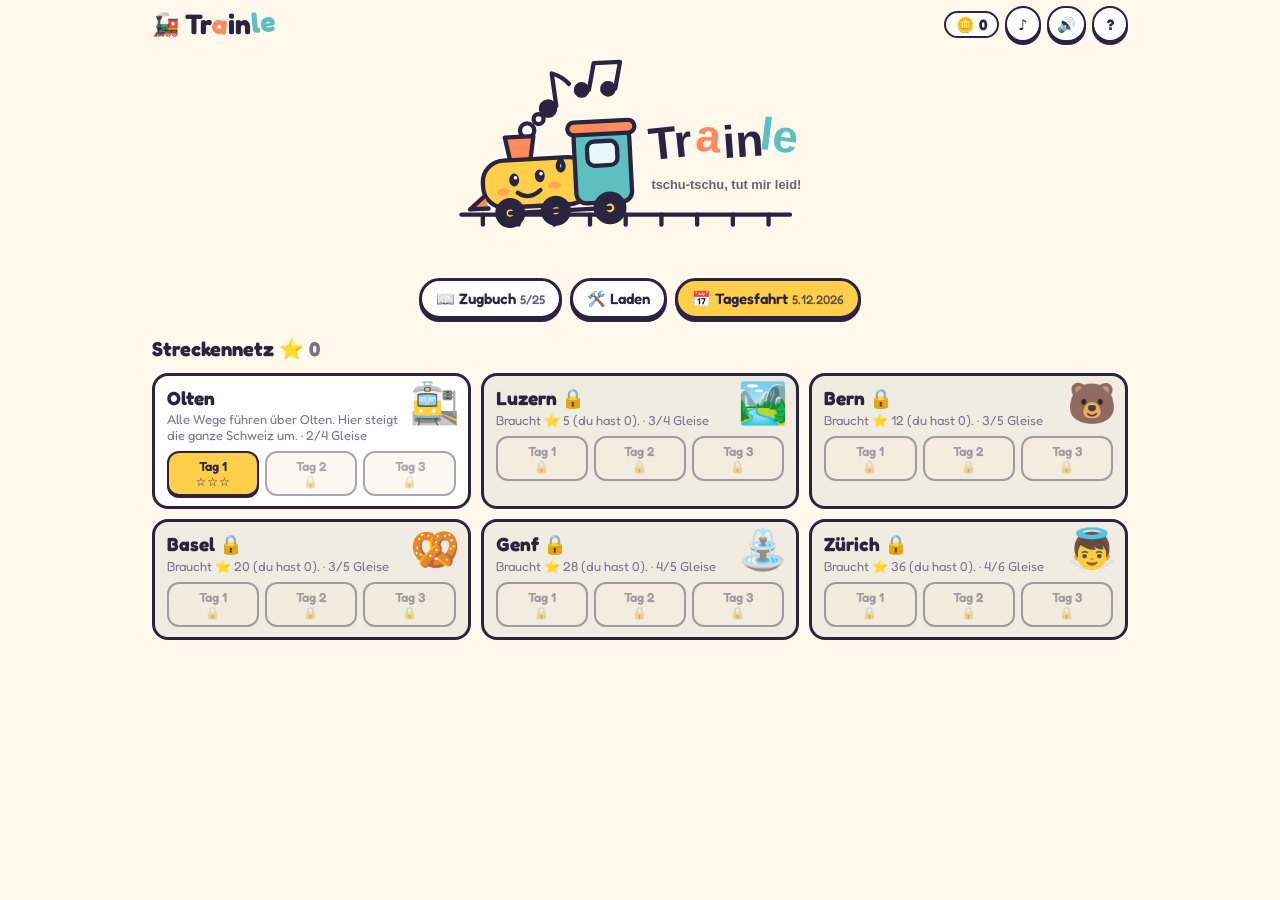
<file: index.html>
<!doctype html>
<html lang="de">
<head>
  <meta charset="utf-8">
  <meta name="viewport" content="width=device-width, initial-scale=1, viewport-fit=cover, interactive-widget=resizes-content">
  <meta name="theme-color" content="#fff8ec">
  <title>Trainle</title>
  <meta name="description" content="Trainle: ein cozy Bahnhofsspiel. 25 Züge mit Gefühlen und Bedürfnissen, sechs Schweizer Bahnhöfe und du in der Leitstelle.">
  <link rel="icon" href="data:image/svg+xml,%3Csvg xmlns='http://www.w3.org/2000/svg' viewBox='0 0 32 32'%3E%3Crect x='3' y='9' width='26' height='17' rx='7' fill='%23ffcf4a' stroke='%232b2440' stroke-width='2.5'/%3E%3Ccircle cx='12' cy='16' r='2' fill='%232b2440'/%3E%3Ccircle cx='20' cy='16' r='2' fill='%232b2440'/%3E%3Cpath d='M12 21q4 3 8 0' stroke='%232b2440' stroke-width='2' fill='none' stroke-linecap='round'/%3E%3C/svg%3E">
  <link rel="preconnect" href="https://fonts.googleapis.com">
  <link rel="preconnect" href="https://fonts.gstatic.com" crossorigin>
  <link href="https://fonts.googleapis.com/css2?family=Fredoka:wght@400;500;600;700&display=swap" rel="stylesheet">
  <link rel="stylesheet" href="style.css?v=2.0.2">
</head>
<body>
  <div id="app">
    <header class="top">
      <button id="home-btn" class="brand" type="button" title="Zum Start">
        <span class="brand-loco" aria-hidden="true">🚂</span>
        <span class="brand-word">Tr<span class="a">a</span>in<span class="le">le</span></span>
      </button>
      <div class="top-buttons">
        <span id="taler" class="taler" title="Taler: im Laden ausgeben">🪙 <b>0</b></span>
        <button id="music-btn" class="icon-btn" type="button" title="Musik" aria-label="Musik an oder aus">♪</button>
        <button id="sound-btn" class="icon-btn" type="button" title="Ton" aria-label="Ton an oder aus">🔊</button>
        <button id="help-btn" class="icon-btn" type="button" title="So geht's" aria-label="Spielanleitung">?</button>
      </div>
    </header>

    <!-- Start: Streckennetz -->
    <section id="screen-start" class="screen scroll">
      <img src="assets/logo.svg" class="hero-logo" alt="Trainle: eine Lok mit Gesicht, aus dem Kamin steigen Musiknoten">
      <div class="start-buttons">
        <button id="album-btn" class="pill-btn" type="button">📖 Zugbuch <small id="album-count"></small></button>
        <button id="shop-btn" class="pill-btn" type="button">🛠️ Laden</button>
        <button id="daily-btn" class="pill-btn alt" type="button">📅 Tagesfahrt <small id="daily-date"></small></button>
      </div>
      <h2 class="net-title">Streckennetz <span id="star-total" class="dim"></span></h2>
      <div id="stations" class="stations"></div>
    </section>

    <!-- Fahrplan -->
    <section id="screen-plan" class="screen" hidden>
      <div class="plan-head">
        <h2 id="plan-title"></h2>
        <p id="plan-sub" class="dim small"></p>
      </div>
      <div id="plan-lines" class="plan-lines"></div>
      <div class="timeline-wrap"><svg id="timeline" viewBox="0 0 640 140" role="img" aria-label="Gleisbelegung im Tagesverlauf"></svg></div>
      <p id="plan-warn" class="plan-warn small"></p>
      <div class="plan-foot">
        <button id="auto-plan" class="pill-btn" type="button">🪄 Automatisch</button>
        <button id="start-day" class="big-btn" type="button">Tag starten 🚆</button>
      </div>
    </section>

    <!-- Spiel -->
    <section id="screen-game" class="screen game" hidden>
      <div class="hud">
        <div class="clock"><svg id="clock-face" viewBox="0 0 40 40" aria-hidden="true"></svg><b id="clock">06:00</b></div>
        <div class="mood" title="Stimmung im Bahnhof">
          <div class="bar"><i id="mood-bar"></i></div>
          <span id="mood-val">70%</span>
        </div>
        <div class="res">
          <span id="res-hearts" title="Herzen zum Trösten">💛3</span>
          <span id="res-snacks" title="Snacks im Kiosk">🥐3</span>
          <span id="res-tools" title="Mechanikerinnen frei">🔧1</span>
        </div>
        <button id="pause-btn" class="icon-btn sm" type="button" title="Pause (Leertaste)" aria-label="Pause">❚❚</button>
        <button id="speed-btn" class="icon-btn sm" type="button" title="Tempo" aria-label="Tempo">1×</button>
      </div>
      <div id="board" class="board" aria-label="Abfahrtstafel"></div>
      <div id="queue" class="queue"></div>
      <div id="station" class="station"></div>
      <div id="panel" class="panel"></div>
      <div id="ticker" class="ticker" aria-live="polite"></div>
      <div id="pause-overlay" class="pause-overlay" hidden><span>Pause ☕</span></div>
    </section>

    <!-- Tagesende -->
    <section id="screen-end" class="screen scroll" hidden></section>
  </div>

  <dialog id="help">
    <h2>So geht's</h2>
    <ol>
      <li><b>Fahrplan:</b> Jede Linie fährt im Takt. Die Leitstelle schlägt Gleise vor, du kannst sie ändern.</li>
      <li><b>Abfahrtstafel:</b> Oben siehst du immer, wer wann auf welches Gleis kommt, auch Verspätungen.</li>
      <li><b>Einfahrt:</b> Ist ein Gleis besetzt, warten Züge in der Einfahrt. Tippe den Zug an und dann ein freies Gleis.</li>
      <li><b>Bedürfnisse:</b> Die Symbole über einem Zug zeigen, was er braucht. Tippe ihn an und drücke den leuchtenden Knopf:
        💛 Trösten, 🥐 Snack, 🔧 Wartung, 🫧 Waschen, 💬 Plaudern, 🎵 Ständchen, 😴 Mehr Zeit.</li>
      <li><b>Früher los</b> macht ein Gleis frei, aber wer noch nicht eingestiegen ist, verpasst den Zug.</li>
      <li><b>Gleise haben Gefühle:</b> Ein Gleis, das lange niemand besucht, wird einsam. Ein Gleis, das nie Pause hat, wird müde.</li>
      <li><b>Freunde:</b> Züge nebeneinander plaudern. Manche werden Freunde, manche zanken.</li>
      <li><b>Fortschritt:</b> Sterne schalten neue Bahnhöfe frei, jeder neue Tag einen neuen Zug. Taler gibst du im Laden aus.</li>
    </ol>
    <p class="dim small">Es gibt kein Game Over. Leertaste pausiert.</p>
    <form method="dialog"><button class="big-btn" type="submit">Los geht's</button></form>
  </dialog>

  <dialog id="album">
    <div class="dlg-head"><h2>📖 Zugbuch</h2><form method="dialog"><button class="icon-btn sm" type="submit" aria-label="Schliessen">✕</button></form></div>
    <div id="album-grid" class="album-grid"></div>
  </dialog>

  <dialog id="shop">
    <div class="dlg-head"><h2>🛠️ Laden</h2><form method="dialog"><button class="icon-btn sm" type="submit" aria-label="Schliessen">✕</button></form></div>
    <p class="dim small">Taler verdienst du mit zufriedenen Zügen und erfüllten Wünschen.</p>
    <div id="shop-list" class="shop-list"></div>
  </dialog>

  <script src="data.js?v=2.0.2"></script>
  <script src="audio.js?v=2.0.2"></script>
  <script src="game.js?v=2.0.2"></script>
</body>
</html>
</file>
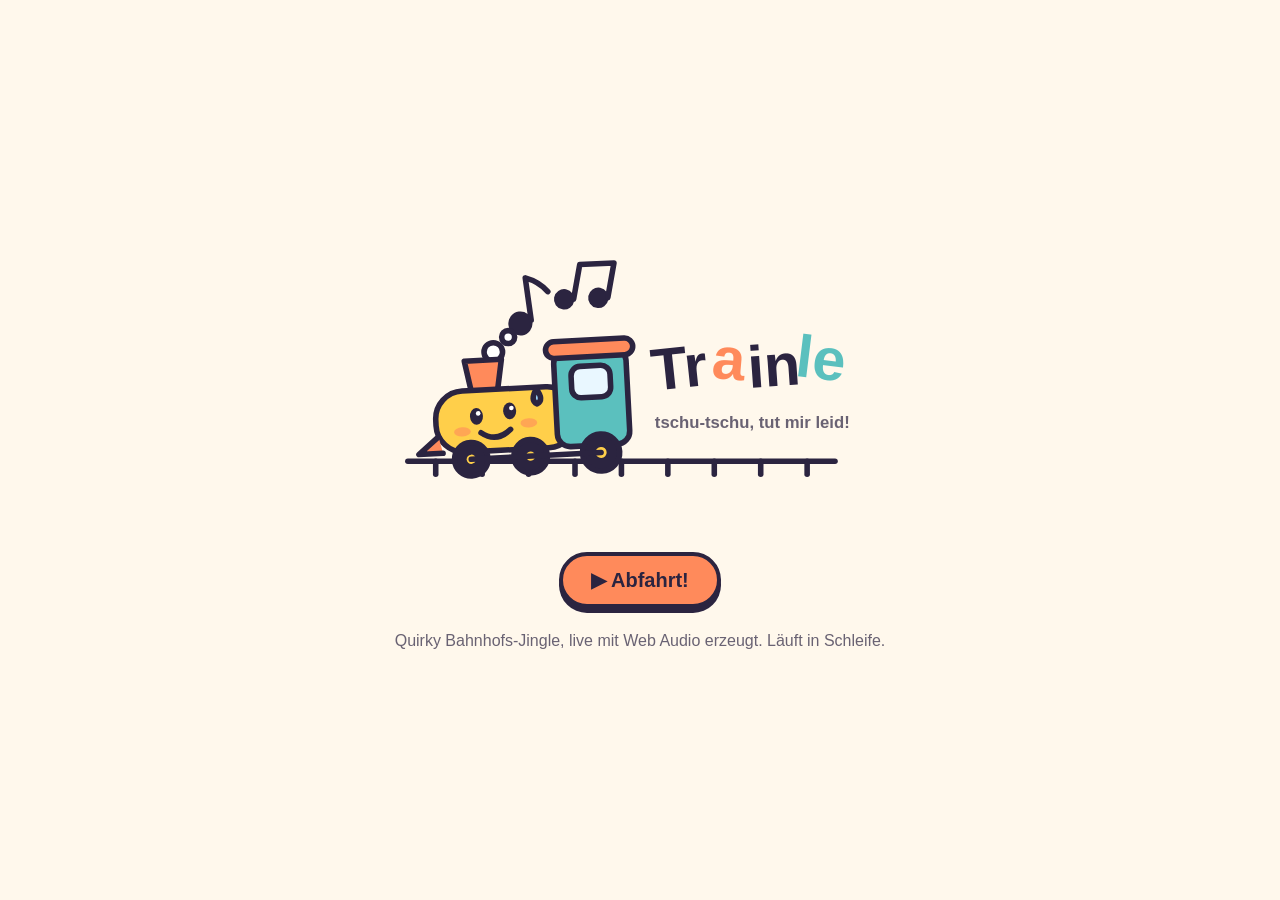
<file: assets/jingle.html>
<!doctype html>
<html lang="de">
<head>
<meta charset="utf-8">
<meta name="viewport" content="width=device-width, initial-scale=1">
<title>Trainle Jingle</title>
<style>
  :root { --bg:#fff8ec; --ink:#2b2440; --accent:#ff8a5b; --teal:#5bc0be; }
  body { margin:0; min-height:100vh; display:flex; flex-direction:column; align-items:center; justify-content:center;
         gap:24px; background:var(--bg); color:var(--ink); font-family:"Trebuchet MS", sans-serif; padding:16px; box-sizing:border-box; }
  img { width:min(520px, 100%); height:auto; }
  img.chug { animation: chug .32s ease-in-out infinite alternate; }
  @keyframes chug { from { transform: translateY(0) rotate(-.6deg); } to { transform: translateY(-4px) rotate(.6deg); } }
  button { font:inherit; font-size:20px; font-weight:700; padding:12px 28px; border-radius:999px; border:4px solid var(--ink);
           background:var(--accent); color:var(--ink); cursor:pointer; box-shadow:0 5px 0 var(--ink); }
  button:active { transform:translateY(4px); box-shadow:0 1px 0 var(--ink); }
  button.on { background:var(--teal); }
  p { margin:0; opacity:.7; text-align:center; }
</style>
</head>
<body>
  <img id="logo" src="logo.svg" alt="Trainle Logo">
  <button id="play">▶ Abfahrt!</button>
  <p>Quirky Bahnhofs-Jingle, live mit Web Audio erzeugt. Läuft in Schleife.</p>
<script>
const BPM = 132, BEAT = 60 / BPM, STEP = BEAT / 4; // 16tel
let ctx, master, timer, nextTime, step = 0, playing = false;

const N = n => 440 * Math.pow(2, (n - 69) / 12); // MIDI -> Hz

// Melodie: 32 Schritte (2 Takte) x 2 = 64. null = Pause. Leicht schiefe Chromatik = quirky.
const mel = [
  72,null,76,null, 79,null,78,79, 81,null,79,null, 76,null,null,null,
  74,null,77,null, 81,80,81,null, 79,null,76,null, 72,null,null,null,
  72,null,76,null, 79,null,78,79, 84,null,83,null, 81,79,78,null,
  77,null,76,null, 74,null,71,null, 72,null,null,null, null,null,null,null
];
// Bass im Tschu-Tschu-Rhythmus
const bassRoots = [48,48,53,55, 48,48,50,55]; // je Viertel-Takt-Gruppe
function bassNote(s) {
  const bar8 = Math.floor(s / 8) % 8;
  const r = bassRoots[bar8];
  return (s % 4 === 0) ? r : (s % 4 === 2 ? r + 7 : null);
}

function tone(freq, t, dur, type, vol) {
  const o = ctx.createOscillator(), g = ctx.createGain();
  o.type = type; o.frequency.setValueAtTime(freq, t);
  // kleiner Wackler nach oben: Spielzeug-Charakter
  o.frequency.exponentialRampToValueAtTime(freq * 1.012, t + dur * 0.5);
  g.gain.setValueAtTime(0.0001, t);
  g.gain.exponentialRampToValueAtTime(vol, t + 0.01);
  g.gain.exponentialRampToValueAtTime(0.0001, t + dur);
  o.connect(g).connect(master); o.start(t); o.stop(t + dur + 0.02);
}

let noiseBuf;
function chuff(t, vol) { // Dampfstoss
  const src = ctx.createBufferSource(); src.buffer = noiseBuf;
  const f = ctx.createBiquadFilter(); f.type = "bandpass"; f.frequency.value = 1800; f.Q.value = 0.8;
  const g = ctx.createGain();
  g.gain.setValueAtTime(vol, t); g.gain.exponentialRampToValueAtTime(0.0001, t + 0.09);
  src.connect(f).connect(g).connect(master); src.start(t); src.stop(t + 0.1);
}

function whistle(t) { // zweitoniges Pfeifen am Ende der Schleife
  [[N(83), 0], [N(79), 0.22]].forEach(([fq, d]) => {
    [1, 1.5].forEach(m => tone(fq * m, t + d, 0.24, "triangle", 0.06));
  });
}

function schedule(s, t) {
  const m = mel[s % mel.length];
  if (m) tone(N(m), t, STEP * 1.6, "square", 0.05);
  const b = bassNote(s);
  if (b) tone(N(b), t, STEP * 1.2, "triangle", 0.18);
  // Tschu-ka-tschu-ka: Akzent auf 1 und 3
  chuff(t, s % 4 === 0 ? 0.25 : (s % 2 === 0 ? 0.12 : 0.05));
  if (s % 64 === 60) whistle(t);
  // ab und zu ein schiefer "Huch"-Ton
  if (s % 64 === 47) tone(N(66), t, STEP * 0.8, "sawtooth", 0.035);
}

function tick() {
  while (nextTime < ctx.currentTime + 0.12) {
    schedule(step, nextTime);
    nextTime += STEP; step++;
  }
}

function start() {
  ctx = ctx || new (window.AudioContext || window.webkitAudioContext)();
  if (!noiseBuf) {
    noiseBuf = ctx.createBuffer(1, ctx.sampleRate * 0.2, ctx.sampleRate);
    const d = noiseBuf.getChannelData(0); for (let i = 0; i < d.length; i++) d[i] = Math.random() * 2 - 1;
  }
  master = ctx.createGain(); master.gain.value = 0.8; master.connect(ctx.destination);
  ctx.resume(); step = 0; nextTime = ctx.currentTime + 0.05;
  timer = setInterval(tick, 25); playing = true;
}
function stop() { clearInterval(timer); master.disconnect(); playing = false; }

const btn = document.getElementById("play"), logo = document.getElementById("logo");
btn.addEventListener("click", () => {
  if (playing) { stop(); btn.textContent = "▶ Abfahrt!"; btn.classList.remove("on"); logo.classList.remove("chug"); }
  else { start(); btn.textContent = "■ Halt!"; btn.classList.add("on"); logo.classList.add("chug"); }
});
</script>
</body>
</html>
</file>
<file: style.css>
:root {
  --bg: #fff8ec;
  --card: #ffffff;
  --ink: #2b2440;
  --dim: #7a7290;
  --accent: #ff8a5b;
  --teal: #5bc0be;
  --yellow: #ffcf4a;
  --pink: #ffb4c6;
  --red: #e4572e;
  --green: #3fa66b;
  --soft: #f6eedd;
  --radius: 16px;
  --rh: 80px;
}

* { box-sizing: border-box; }
html, body { margin: 0; height: 100%; }
body {
  background: var(--bg);
  color: var(--ink);
  font-family: "Fredoka", "Trebuchet MS", system-ui, sans-serif;
  overscroll-behavior: none;
  -webkit-tap-highlight-color: transparent;
  -webkit-user-select: none; user-select: none;
}
button { font: inherit; color: inherit; cursor: pointer; }
.dim { color: var(--dim); }
.small { font-size: 0.85em; }
[hidden] { display: none !important; }

#app {
  height: 100vh; height: 100dvh;
  max-width: 1000px; margin: 0 auto;
  display: grid; grid-template-rows: auto 1fr;
  overflow: hidden;
}

/* ---------- Kopfzeile ---------- */
.top {
  display: flex; align-items: center; justify-content: space-between; gap: 8px;
  padding: 6px 12px; padding-top: max(6px, env(safe-area-inset-top));
}
.brand { display: flex; align-items: center; gap: 6px; background: none; border: 0; padding: 0; }
.brand-loco { font-size: 22px; display: inline-block; animation: bob 1.4s ease-in-out infinite alternate; }
.brand-word { font-size: 24px; font-weight: 700; }
.brand-word .a { color: var(--accent); display: inline-block; transform: rotate(6deg); }
.brand-word .le { color: var(--teal); display: inline-block; transform: rotate(-5deg) translateY(-2px); }
@keyframes bob { from { transform: translateY(0) rotate(-3deg); } to { transform: translateY(-3px) rotate(3deg); } }
.top-buttons { display: flex; gap: 6px; align-items: center; }
.taler { font-weight: 700; background: var(--card); border: 2.5px solid var(--ink); border-radius: 99px; padding: 2px 10px; font-size: 15px; }
.taler.bump { animation: pop 0.4s ease-out; }

.icon-btn {
  min-width: 36px; height: 36px; padding: 0 8px;
  border-radius: 999px; border: 2.5px solid var(--ink);
  background: var(--card); font-weight: 700; font-size: 15px;
  box-shadow: 0 3px 0 var(--ink);
}
.icon-btn.sm { min-width: 32px; height: 32px; font-size: 13px; }
.icon-btn:active { transform: translateY(2px); box-shadow: 0 1px 0 var(--ink); }
.icon-btn.off { opacity: 0.45; }
.icon-btn:disabled { opacity: 0.35; }

.big-btn {
  font-size: 19px; font-weight: 700; padding: 10px 24px;
  border-radius: 999px; border: 3.5px solid var(--ink);
  background: var(--accent); box-shadow: 0 4px 0 var(--ink);
}
.big-btn:active { transform: translateY(3px); box-shadow: 0 1px 0 var(--ink); }
.pill-btn {
  font-size: 15px; font-weight: 600; padding: 8px 14px;
  border-radius: 999px; border: 3px solid var(--ink); background: var(--card); box-shadow: 0 3px 0 var(--ink);
}
.pill-btn.alt { background: var(--yellow); }
.pill-btn small { font-weight: 500; opacity: 0.75; }
.pill-btn:active { transform: translateY(2px); box-shadow: 0 1px 0 var(--ink); }

/* ---------- Screens ---------- */
.screen { min-height: 0; padding: 0 12px 12px; }
.screen.scroll { overflow-y: auto; }
#screen-start { display: flex; flex-direction: column; align-items: center; gap: 12px; }
.hero-logo { width: min(400px, 78%); height: auto; margin-top: 4px; }
.start-buttons { display: flex; gap: 8px; flex-wrap: wrap; justify-content: center; }
.net-title { margin: 6px 0 0; font-size: 20px; align-self: flex-start; }
.stations { display: grid; gap: 10px; width: 100%; grid-template-columns: repeat(auto-fill, minmax(280px, 1fr)); }
.st-card {
  background: var(--card); border: 3px solid var(--ink); border-radius: var(--radius);
  padding: 10px 12px; position: relative; overflow: hidden;
}
.st-card .st-deco { position: absolute; right: 8px; top: 2px; font-size: 40px; opacity: 0.9; }
.st-card h3 { margin: 0; font-size: 19px; }
.st-card p { margin: 2px 0 8px; font-size: 13px; padding-right: 44px; }
.st-days { display: flex; gap: 6px; }
.st-day {
  flex: 1; border: 2.5px solid var(--ink); border-radius: 12px; background: var(--soft);
  padding: 5px 4px; font-weight: 600; font-size: 13px; text-align: center; box-shadow: 0 2px 0 var(--ink);
}
.st-day .stars { display: block; font-size: 12px; letter-spacing: 1px; }
.st-day.next { background: var(--yellow); animation: wobble 1.6s ease-in-out infinite; }
.st-day:disabled { opacity: 0.4; box-shadow: none; animation: none; }
.st-card.locked { background: #f1ece2; }
.st-card.locked h3::after { content: " 🔒"; }

/* ---------- Fahrplan ---------- */
#screen-plan { display: grid; grid-template-rows: auto 1fr auto auto auto; gap: 6px; }
.plan-head h2 { margin: 2px 0 0; font-size: 20px; }
.plan-head p { margin: 0; }
.plan-lines { overflow-y: auto; display: grid; gap: 6px; align-content: start; min-height: 0; }
.line-row {
  display: grid; grid-template-columns: 42px 1fr auto; gap: 8px; align-items: center;
  background: var(--card); border: 2.5px solid var(--ink); border-radius: 14px; padding: 5px 8px;
}
.line-row .lr-face { width: 42px; height: 34px; border-radius: 10px; border: 2px solid var(--ink); display: grid; place-items: center; background: var(--c); }
.line-row .lr-face svg { width: 30px; height: 30px; }
.line-row b { font-size: 15px; }
.line-row .lr-sub { font-size: 12px; color: var(--dim); line-height: 1.2; }
.line-row .new { background: var(--pink); border-radius: 6px; padding: 0 5px; font-size: 11px; font-weight: 700; color: var(--ink); }
.track-pick { display: flex; gap: 4px; }
.track-pick button {
  width: 30px; height: 30px; border-radius: 9px; border: 2.5px solid var(--ink); background: var(--bg); font-weight: 700; font-size: 13px; padding: 0;
}
.track-pick button.on { background: var(--yellow); box-shadow: 0 2px 0 var(--ink); }
.timeline-wrap { background: var(--card); border: 2.5px solid var(--ink); border-radius: 14px; padding: 4px; }
#timeline { width: 100%; height: auto; display: block; font-family: inherit; max-height: 22vh; }
.plan-warn { margin: 0; min-height: 1.2em; }
.plan-warn .bad { color: var(--red); }
.plan-warn .ok { color: var(--green); }
.plan-foot { display: flex; justify-content: space-between; align-items: center; gap: 8px; padding-bottom: env(safe-area-inset-bottom); }

/* ---------- Spiel ---------- */
#screen-game {
  display: grid; grid-template-rows: auto auto auto 1fr auto auto; gap: 5px;
  position: relative; padding-bottom: max(6px, env(safe-area-inset-bottom));
}
.hud {
  display: flex; align-items: center; gap: 8px;
  background: var(--card); border: 2.5px solid var(--ink); border-radius: 14px; padding: 4px 8px;
}
.clock { display: flex; align-items: center; gap: 4px; }
.clock svg { width: 28px; height: 28px; }
.clock b { font-size: 17px; font-variant-numeric: tabular-nums; }
.mood { flex: 1; display: flex; align-items: center; gap: 5px; min-width: 60px; }
.mood .bar { flex: 1; height: 12px; border: 2.5px solid var(--ink); border-radius: 99px; overflow: hidden; background: #f0e6d6; }
.mood .bar i { display: block; height: 100%; width: 70%; background: linear-gradient(90deg, #ff9a8b, var(--yellow), #8fd6a8); transition: width 0.5s; }
.mood span { font-size: 13px; font-weight: 700; min-width: 2.6em; text-align: right; font-variant-numeric: tabular-nums; }
.res { display: flex; gap: 6px; font-size: 14px; font-weight: 600; white-space: nowrap; }
.res span.empty { opacity: 0.4; }

.board {
  display: flex; gap: 5px; overflow-x: auto; scrollbar-width: none;
  background: #1f3b73; border-radius: 12px; padding: 4px 5px; min-height: 34px;
}
.board::-webkit-scrollbar { display: none; }
.bchip {
  flex: none; display: flex; align-items: center; gap: 4px;
  background: #2d4f92; color: #fff; border-radius: 8px; padding: 2px 7px; font-size: 12px; white-space: nowrap;
}
.bchip b { color: #ffe27a; font-variant-numeric: tabular-nums; }
.bchip .gl { background: #fff; color: #1f3b73; border-radius: 5px; padding: 0 4px; font-weight: 700; }
.bchip .late { color: #ff9b8a; font-weight: 700; }
.bchip .dot { width: 9px; height: 9px; border-radius: 50%; background: var(--c); border: 1.5px solid #fff; }
.bchip.waiting { background: #a8433a; }
.board .bempty { color: #c9d6f2; font-size: 12px; padding: 4px; }

.queue { display: flex; gap: 6px; overflow-x: auto; min-height: 50px; align-items: stretch; scrollbar-width: none; }
.queue::-webkit-scrollbar { display: none; }
.queue .qempty {
  flex: 1; display: flex; align-items: center; justify-content: center; gap: 6px;
  border: 2.5px dashed #d9cdb8; border-radius: 12px; color: var(--dim); font-size: 13px;
}
.qcard {
  flex: none; display: grid; grid-template-columns: 38px auto; gap: 6px; align-items: center; position: relative;
  border: 2.5px solid var(--ink); border-radius: 12px; padding: 3px 8px 3px 4px; background: var(--card);
  cursor: pointer; animation: pop 0.3s ease-out; max-width: 210px;
}
.qcard .qface { width: 38px; height: 32px; border-radius: 9px; border: 2px solid var(--ink); display: grid; place-items: center; background: var(--c); }
.qcard .qface svg { width: 28px; height: 28px; }
.qcard .qname { font-weight: 600; font-size: 13px; line-height: 1.1; white-space: nowrap; }
.qcard .qmeta { font-size: 11px; color: var(--dim); white-space: nowrap; }
.qcard .qsay { position: absolute; left: 4px; right: 4px; top: -2px; transform: translateY(-100%); font-size: 11px; background: #fff; border: 2px solid var(--ink); border-radius: 8px; padding: 0 5px; white-space: nowrap; overflow: hidden; text-overflow: ellipsis; z-index: 5; }
.qcard .qsay:empty { display: none; }
.qcard.sel { outline: 3.5px solid var(--accent); outline-offset: 1px; }
.qcard.urgent { animation: wobble 0.7s ease-in-out infinite; }
@keyframes pop { from { transform: scale(0.85); opacity: 0; } to { transform: scale(1); opacity: 1; } }
@keyframes wobble { 0%,100% { transform: rotate(0); } 25% { transform: rotate(-1.5deg); } 75% { transform: rotate(1.5deg); } }

.needs { display: inline-flex; gap: 1px; }
.needs i { font-style: normal; display: inline-block; animation: needpulse 1.2s ease-in-out infinite; }
@keyframes needpulse { 50% { transform: translateY(-2px) scale(1.15); } }

/* Bahnhof */
.station {
  --dark: 0;
  position: relative; min-height: 0;
  border: 2.5px solid var(--ink); border-radius: var(--radius);
  background: linear-gradient(to bottom, var(--sky, #cfeefb), #fdf3dd);
  display: flex; flex-direction: column;
  overflow-x: clip; overflow-y: visible;
}
.station::before {
  content: ""; position: absolute; inset: 0; border-radius: inherit; pointer-events: none; z-index: 0;
  background: linear-gradient(to bottom, #1d2340, #2c3060);
  opacity: calc(var(--dark) * 0.82);
}
.station .stars { position: absolute; inset: 0; pointer-events: none; z-index: 0; opacity: var(--dark); background-image:
  radial-gradient(2px 2px at 12% 10%, #fff 50%, transparent 51%),
  radial-gradient(2px 2px at 34% 6%, #fff 50%, transparent 51%),
  radial-gradient(1.5px 1.5px at 58% 12%, #fff 50%, transparent 51%),
  radial-gradient(2px 2px at 81% 7%, #fff 50%, transparent 51%),
  radial-gradient(1.5px 1.5px at 92% 16%, #fff 50%, transparent 51%); }
.station .deco { position: absolute; right: 8px; top: 2px; font-size: calc(var(--rh) * 0.42); opacity: 0.55; z-index: 0; pointer-events: none; }
.station .sun { position: absolute; left: 12%; top: 4px; font-size: calc(var(--rh) * 0.3); z-index: 0; pointer-events: none; transition: opacity 1s; }

.row { position: relative; flex: 1; min-height: 0; z-index: 1; }
.row .perron {
  position: absolute; left: 0; right: 0; top: 0; height: 24%;
  background: var(--ground, #e9dcc3); border-bottom: 2px solid rgba(43,36,64,0.25);
  box-shadow: inset 0 -3px 0 rgba(255,255,255,0.5);
}
.row:first-child .perron { border-top-left-radius: 13px; border-top-right-radius: 13px; }
.row .rail {
  position: absolute; left: 0; right: 0; bottom: 9%; height: 7px;
  border-top: 2.5px solid #7a6c5e; border-bottom: 2.5px solid #7a6c5e;
  background: repeating-linear-gradient(90deg, transparent 0 14px, #9b8a78 14px 19px);
}
.row .gleis {
  position: absolute; left: 6px; top: 2px; z-index: 4;
  display: flex; align-items: center; gap: 3px;
  background: #1f5fae; color: #fff; font-weight: 700;
  border: 2px solid #fff; border-radius: 8px; padding: 0 6px 0 7px; font-size: 12px; line-height: 1.5;
  box-shadow: 0 2px 0 rgba(0,0,0,0.25);
}
.row .gleis .tf { font-size: 13px; }
.row .gleis.wish { box-shadow: 0 0 0 2.5px var(--yellow); }
.row .tmood { position: absolute; left: 6px; top: calc(2px + 1.6em); width: 46px; height: 4px; background: rgba(0,0,0,0.15); border-radius: 9px; overflow: hidden; z-index: 4; }
.row .tmood i { display: block; height: 100%; background: #8fd6a8; }
.row .tbubble {
  position: absolute; left: 6px; top: calc(2px + 2.1em); z-index: 6;
  background: #fff; border: 2px solid var(--ink); border-radius: 10px; padding: 0 7px; font-size: 12px; font-weight: 600;
  white-space: nowrap; animation: pop 0.25s ease-out; pointer-events: none;
}
.row.free { cursor: pointer; }
.row.free::after {
  content: "Hierhin tippen ✨"; position: absolute; inset: 0; display: grid; place-items: center;
  background: rgba(91,192,190,0.28); outline: 3px dashed rgba(255,255,255,0.9); outline-offset: -5px;
  font-weight: 700; color: #fff; text-shadow: 0 2px 0 var(--ink); z-index: 7;
}

/* Züge */
.train {
  position: absolute; bottom: calc(9% + 5px); z-index: 3;
  display: flex; flex-direction: column; align-items: flex-end;
  cursor: pointer; --u: calc(var(--rh) / 100);
}
.train.moving { transition: left 1.6s cubic-bezier(.3,.1,.25,1); }
.train.leaving { transition: left 1.8s cubic-bezier(.6,0,.9,.5); }
.train .tag {
  font-size: max(10px, calc(var(--u) * 13)); background: var(--card); border: 2px solid var(--ink);
  border-radius: 99px; padding: 0 6px; white-space: nowrap; display: flex; gap: 4px; align-items: center;
  margin-bottom: 2px;
}
.train .tag em { color: var(--red); font-style: normal; font-weight: 700; }
.train .tag .needs { font-size: max(12px, calc(var(--u) * 15)); }
.train .body { display: flex; align-items: flex-end; gap: calc(var(--u) * 3); position: relative; }
.train .car {
  width: calc(var(--u) * 50); height: calc(var(--u) * 32); background: var(--c);
  border: 2.5px solid var(--ink); border-radius: calc(var(--u) * 10);
  display: flex; justify-content: space-evenly; align-items: center; position: relative;
}
.train .car i { width: 26%; height: 36%; background: #e9f7ff; border: 2px solid var(--ink); border-radius: 4px; }
.train .loco {
  width: calc(var(--u) * 64); height: calc(var(--u) * 46); background: var(--c);
  border: 2.5px solid var(--ink); border-radius: calc(var(--u) * 10) calc(var(--u) * 24) calc(var(--u) * 10) calc(var(--u) * 10);
  position: relative; display: grid; place-items: center;
  box-shadow: inset 0 calc(var(--u) * -6) 0 var(--a);
}
.train .loco svg { width: 74%; height: 92%; margin-top: -6%; }
.train .wheel {
  position: absolute; bottom: calc(var(--u) * -7); width: calc(var(--u) * 13); height: calc(var(--u) * 13);
  border-radius: 50%; background: var(--ink); border: 2px solid #fff3;
}
.train .wheel::after { content: ""; position: absolute; inset: 30%; border-radius: 50%; background: var(--yellow); }
.train .wheel.l { left: 12%; } .train .wheel.r { right: 12%; }
.train .bar { width: calc(var(--u) * 60); height: 4px; border-radius: 99px; background: rgba(0,0,0,0.15); overflow: hidden; margin-top: calc(var(--u) * 9); }
.train .bar i { display: block; height: 100%; width: 0; background: var(--yellow); }
.train.sel .body { filter: drop-shadow(0 0 0 var(--accent)) drop-shadow(0 0 4px var(--accent)); }
.train.sel .tag { background: var(--yellow); }
.train.hop .body { animation: hop 0.45s ease-out 2; }
@keyframes hop { 50% { transform: translateY(-6px); } }
.train.shake .body { animation: shake 0.4s linear 2; }
@keyframes shake { 25% { transform: translateX(-2px); } 75% { transform: translateX(2px); } }
.train .fx { position: absolute; right: 10%; top: -10%; font-size: calc(var(--u) * 22); pointer-events: none; animation: rise 1.2s ease-out forwards; z-index: 9; }
.train .work { position: absolute; left: 50%; top: 15%; transform: translateX(-50%); font-size: calc(var(--u) * 24); z-index: 6; pointer-events: none; animation: workbob 0.5s ease-in-out infinite alternate; }
@keyframes workbob { from { transform: translateX(-50%) rotate(-15deg); } to { transform: translateX(-50%) rotate(15deg); } }
.train .steam { position: absolute; right: 18%; top: -6%; width: 10px; height: 10px; border-radius: 50%; background: #fff; opacity: 0; pointer-events: none; animation: steam 2.6s ease-out infinite; }
@keyframes steam { 0% { opacity: 0; transform: translate(0,0) scale(0.6); } 20% { opacity: 0.9; } 100% { opacity: 0; transform: translate(-14px,-26px) scale(1.8); } }
@keyframes rise { to { transform: translateY(-40px); opacity: 0; } }

.bubble {
  position: absolute; bottom: calc(100% + 4px); right: -4px; z-index: 10;
  background: #fff; border: 2.5px solid var(--ink); border-radius: 12px; padding: 2px 9px;
  font-size: 13px; font-weight: 600; white-space: nowrap; max-width: 240px; overflow: hidden; text-overflow: ellipsis;
  animation: pop 0.25s ease-out; pointer-events: none;
}
.bubble::after {
  content: ""; position: absolute; right: 20px; bottom: -8px; width: 10px; height: 10px;
  background: #fff; border-right: 2.5px solid var(--ink); border-bottom: 2.5px solid var(--ink); transform: rotate(45deg);
}
.bubble.left { right: auto; left: -4px; }
.bubble.left::after { right: auto; left: 20px; }
.bubble.out { opacity: 0; transition: opacity 0.3s; }

/* Passagiere */
.pax {
  position: absolute; bottom: 77%; z-index: 2; width: calc(var(--rh) * 0.09); height: calc(var(--rh) * 0.13); min-width: 6px; min-height: 9px;
  border-radius: 45% 45% 30% 30%; background: var(--pc); border: 1.5px solid var(--ink);
  transition: left 0.9s ease-in-out, opacity 0.4s, transform 0.4s; pointer-events: none;
}
.pax::before { content: ""; position: absolute; left: 50%; top: -55%; width: 80%; height: 55%; transform: translateX(-50%); border-radius: 50%; background: #ffe0c7; border: 1.5px solid var(--ink); }
.pax.walk { animation: paxwalk 0.3s ease-in-out infinite alternate; }
@keyframes paxwalk { to { transform: translateY(-2px); } }
.pax.in { opacity: 0; transform: translateY(6px) scale(0.6); }
.pax.missed::after { content: "😩"; position: absolute; left: 50%; bottom: 140%; transform: translateX(-50%); font-size: 13px; }
.pax .pb { position: absolute; bottom: 230%; left: 50%; transform: translateX(-50%); background: #fff; border: 2px solid var(--ink); border-radius: 8px; padding: 0 5px; font-size: 11px; font-weight: 700; white-space: nowrap; }

/* Panel */
.panel {
  background: var(--card); border: 2.5px solid var(--ink); border-radius: 14px; padding: 6px 8px;
  display: grid; grid-template-columns: 1fr; gap: 5px; min-height: 108px;
}
.p-top { display: flex; gap: 8px; align-items: center; min-width: 0; }
.p-face { flex: none; width: 46px; height: 38px; border-radius: 10px; border: 2px solid var(--ink); display: grid; place-items: center; background: var(--c); }
.p-face svg { width: 34px; height: 34px; }
.p-info { min-width: 0; flex: 1; line-height: 1.2; }
.p-info .p-name { font-weight: 700; font-size: 15px; white-space: nowrap; overflow: hidden; text-overflow: ellipsis; }
.p-info .p-name span { font-weight: 500; color: var(--dim); font-size: 12px; }
.p-info .p-status { font-size: 12px; color: var(--dim); white-space: nowrap; overflow: hidden; text-overflow: ellipsis; }
.p-stress { flex: none; width: 54px; text-align: center; font-size: 11px; color: var(--dim); }
.p-stress .meter { height: 8px; border: 2px solid var(--ink); border-radius: 99px; overflow: hidden; background: #eee5d5; }
.p-stress .meter i { display: block; height: 100%; background: #8fd6a8; }
.p-stress .meter i.mid { background: var(--yellow); }
.p-stress .meter i.high { background: #ff8a7a; }
.p-actions { display: grid; grid-template-columns: repeat(4, 1fr); gap: 5px; }
.act {
  border: 2.5px solid var(--ink); border-radius: 11px; background: var(--soft); padding: 3px 2px;
  font-weight: 600; font-size: 12px; line-height: 1.1; box-shadow: 0 2.5px 0 var(--ink);
  display: flex; flex-direction: column; align-items: center; gap: 0; min-height: 40px; justify-content: center;
}
.act .ic { font-size: 17px; }
.act.need { background: var(--yellow); animation: needglow 1s ease-in-out infinite alternate; }
@keyframes needglow { to { box-shadow: 0 2.5px 0 var(--ink), 0 0 0 3px rgba(255,138,91,0.6); } }
.act.track { background: #cdeaff; }
.act:active { transform: translateY(2px); box-shadow: 0 1px 0 var(--ink); }
.act:disabled { opacity: 0.35; box-shadow: none; animation: none; }
.panel .hint { margin: 0; color: var(--dim); font-size: 13px; align-self: center; text-align: center; }
.panel .hint b { color: var(--ink); }

.ticker {
  padding: 3px 10px; border-radius: 10px; background: var(--ink); color: var(--yellow);
  font-size: 12px; white-space: nowrap; overflow: hidden; text-overflow: ellipsis; min-height: 1.9em; line-height: 1.6;
}

.pause-overlay {
  position: absolute; inset: 0; display: grid; place-items: center; z-index: 30;
  background: rgba(255, 248, 236, 0.55); backdrop-filter: blur(2px); pointer-events: none;
}
.pause-overlay span { font-size: 34px; font-weight: 700; background: var(--card); border: 3.5px solid var(--ink); border-radius: 18px; padding: 4px 22px; }

/* ---------- Ende ---------- */
#screen-end { text-align: center; }
#screen-end h2 { margin: 6px 0 0; }
.end-stars { font-size: 42px; letter-spacing: 6px; }
.end-mood { font-size: 19px; font-weight: 700; margin: 0; }
.end-trains { font-size: 22px; line-height: 1.4; word-break: break-all; margin: 6px auto; max-width: 520px; }
.end-box { text-align: left; background: var(--card); border: 2.5px solid var(--ink); border-radius: var(--radius); padding: 8px 12px; margin: 10px auto; max-width: 560px; font-size: 14px; }
.end-box p { margin: 4px 0; }
.unlock-card { display: flex; gap: 10px; align-items: center; background: var(--pink); border: 3px solid var(--ink); border-radius: var(--radius); padding: 8px 12px; margin: 10px auto; max-width: 560px; text-align: left; animation: pop 0.5s ease-out; }
.unlock-card .lr-face { width: 56px; height: 46px; border-radius: 12px; border: 2.5px solid var(--ink); display: grid; place-items: center; background: var(--c); flex: none; }
.unlock-card .lr-face svg { width: 40px; height: 40px; }
.end-buttons { display: flex; gap: 8px; justify-content: center; flex-wrap: wrap; margin-top: 10px; }

/* ---------- Dialoge ---------- */
dialog {
  border: 3.5px solid var(--ink); border-radius: 20px; max-width: 620px; width: calc(100% - 24px); max-height: calc(100dvh - 40px);
  background: var(--bg); color: var(--ink); padding: 14px 16px;
}
dialog::backdrop { background: rgba(43, 36, 64, 0.5); }
dialog h2 { margin: 0 0 6px; }
dialog li { margin: 5px 0; }
.dlg-head { display: flex; justify-content: space-between; align-items: center; }
.album-grid { display: grid; grid-template-columns: repeat(auto-fill, minmax(150px, 1fr)); gap: 8px; }
.al-card { background: var(--card); border: 2.5px solid var(--ink); border-radius: 14px; padding: 8px; font-size: 12px; line-height: 1.25; }
.al-card .lr-face { width: 52px; height: 42px; border-radius: 10px; border: 2px solid var(--ink); display: grid; place-items: center; background: var(--c); margin-bottom: 4px; }
.al-card .lr-face svg { width: 36px; height: 36px; }
.al-card b { font-size: 14px; }
.al-card.locked { background: #eee8dc; color: var(--dim); }
.al-card.locked .lr-face { background: #cfc6b6; filter: grayscale(1); }
.shop-list { display: grid; gap: 8px; }
.shop-item { display: grid; grid-template-columns: 36px 1fr auto; gap: 10px; align-items: center; background: var(--card); border: 2.5px solid var(--ink); border-radius: 14px; padding: 8px 10px; }
.shop-item .si-ic { font-size: 26px; text-align: center; }
.shop-item p { margin: 0; font-size: 12px; color: var(--dim); }
.shop-item .lvl { font-size: 12px; }
.shop-item button { white-space: nowrap; }

@media (min-width: 760px) {
  .brand-word { font-size: 28px; }
  .p-actions { grid-template-columns: repeat(8, 1fr); }
  .panel { grid-template-columns: 300px 1fr; align-items: center; min-height: 64px; }
  .act { min-height: 46px; font-size: 12px; }
  .bchip { font-size: 13px; }
}

/* Gesichter und Details */
.train .loco .face { width: 76%; height: 94%; display: grid; place-items: center; margin-top: -6%; }
.train .loco .face svg { width: 100%; height: 100%; margin: 0; }
svg .eyes { transform-box: fill-box; transform-origin: center; animation: blink 4.6s infinite; }
@keyframes blink { 0%, 95%, 100% { transform: scaleY(1); } 97% { transform: scaleY(0.1); } }
.qcard .qsay { position: absolute; left: 44px; right: 4px; top: auto; bottom: 2px; transform: none; border-width: 1.5px; font-style: italic; }
</file>
